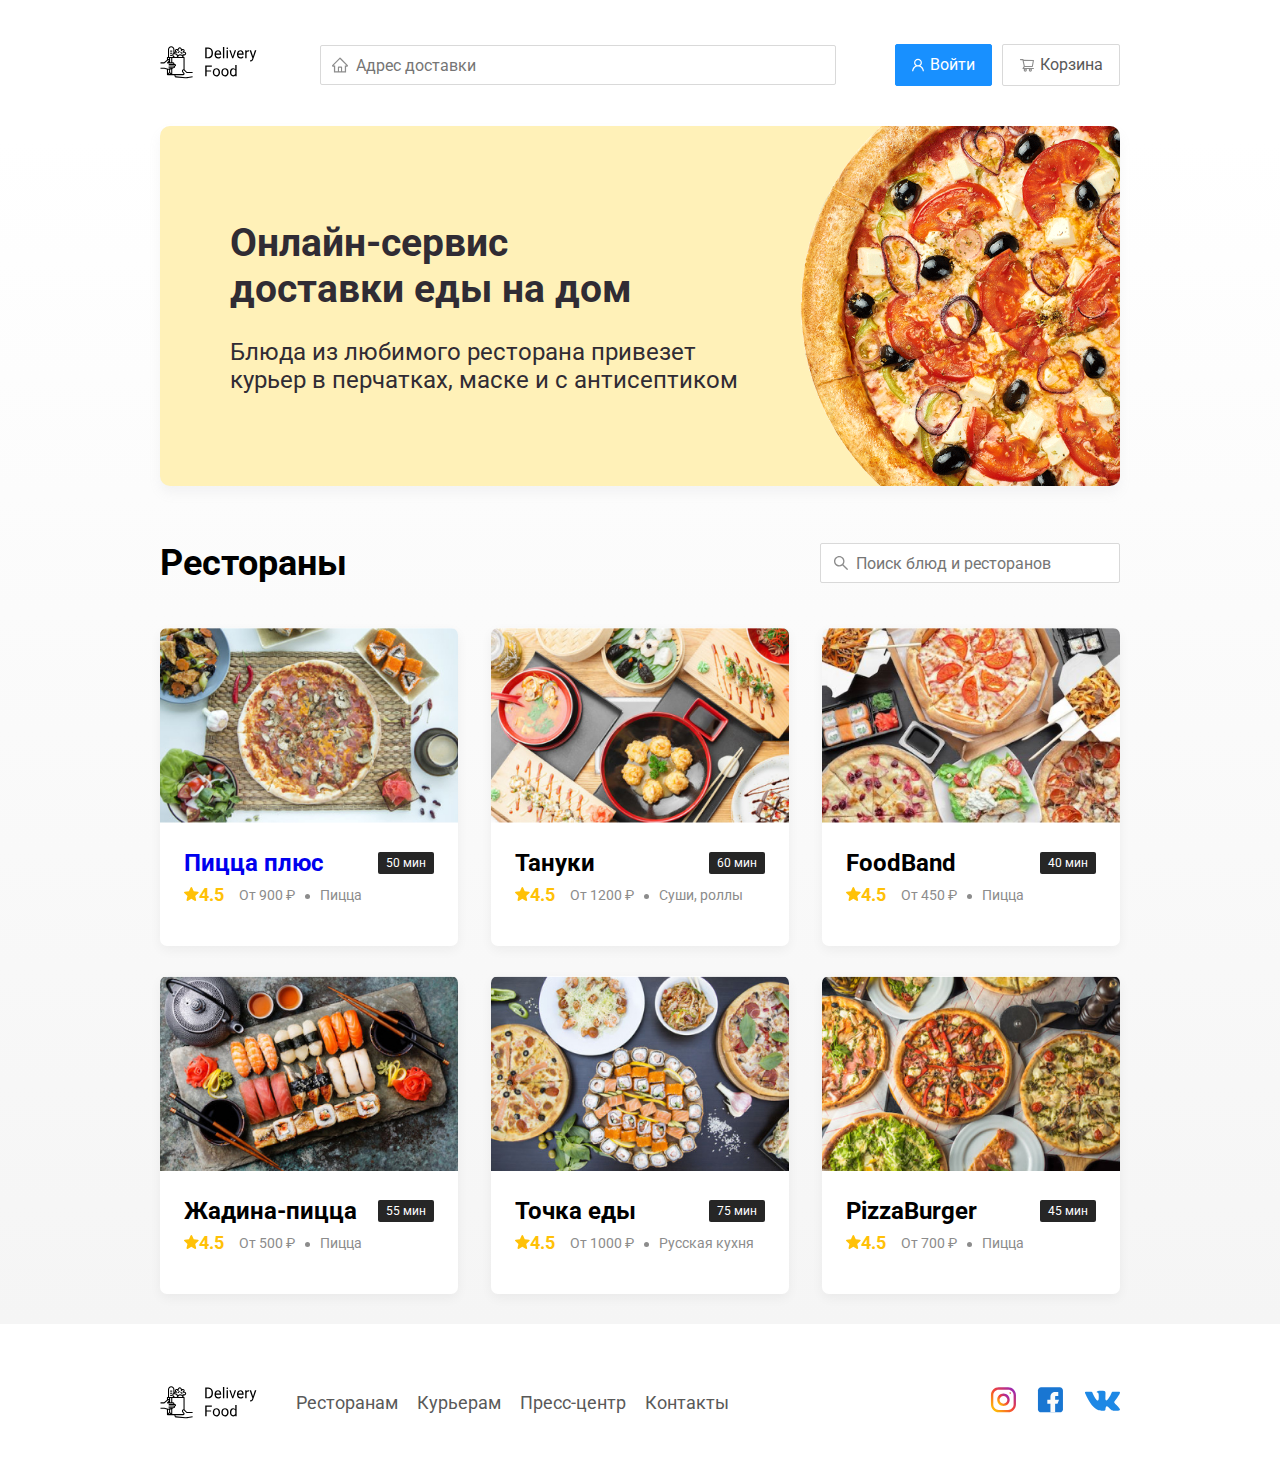
<file: index.html>
<!DOCTYPE html>
<html lang="ru">
<head>
    <meta charset="UTF-8">
    <meta name="viewport" content="width=device-width, initial-scale=1.0">
    <title>Delivery Food - доставка еды на дом</title>
    <link href="https://fonts.googleapis.com/css?family=Roboto:400,700&display=swap&subset=cyrillic-ext" rel="stylesheet">
    <link rel="stylesheet" href="css/normalize.css">
    <link rel="stylesheet" href="css/style.css">
</head>
<body>
    <div class="container">
        <header class="header">
            <a href="index.html" class="logo">
                <img src="img/logo.svg" alt="Logo" >
            </a>
            <input type="text" class="input input-address" placeholder="Адрес доставки">
            <div class="buttons">
                <button class="button button-primary">
                    <img src="img/user.svg" alt="user" class="button-icon"><span class="button-text">Войти</span>
                </button>
                <button class="button">
                    <img src="img/shopping-cart.svg" alt="shopping cart" class="button-icon"><span class="button-text">Корзина</span>
                </button>
            </div>
        </header>
    </div>
    <!-- /.container -->

<main class="main">
    <div class="container">
        <section class="promo">
            <h1 class="promo-title">Онлайн-сервис<br>доставки еды на дом</h1>
            <p class="promo-text">Блюда из любимого ресторана привезет <br>курьер в перчатках, маске и с антисептиком</p>
        </section>

        <section class="restaurants">
            <div class="section-heading">
                <h2 class="section-title">Рестораны</h2>
                <input class="input input-search" type="text" placeholder="Поиск блюд и ресторанов">
            </div>
            <div class="cards">
                <a href="restaurant.html" class="card">
                    <img src="img/image1.jpg" alt="image" class="card-image">
                    <div class="card-text">
                        <div class="card-heading">
                            <h3 class="card-title">Пицца плюс</h3>
                            <span class="card-tag tag">50 мин</span>
                        </div>
                        <div class="card-info">
                            <div class="rating">
                                <img src="img/rating.svg" alt="rating" class="rating-star">4.5
                            </div>
                            <div class="price">От 900 ₽</div>
                            <div class="category">Пицца</div>
                        </div>
                        <!-- /.card-info -->
                        </div>
                    </a>
                <!-- /.card -->

                <div class="card">
                    <img src="img/image2.jpg" alt="image" class="card-image">
                    <div class="card-text">
                        <div class="card-heading">
                            <h3 class="card-title">Тануки</h3>
                            <span class="card-tag tag">60 мин</span>
                        </div>
                        <div class="card-info">
                            <div class="rating">
                                <img src="img/rating.svg" alt="rating" class="rating-star">4.5
                            </div>
                            <div class="price">От 1200 ₽</div>
                            <div class="category">Суши, роллы</div>
                        </div>
                        <!-- /.card-info -->
                        </div>
                    </div>
                <!-- /.card -->

                <div class="card">
                    <img src="img/image3.jpg" alt="image" class="card-image">
                    <div class="card-text">
                        <div class="card-heading">
                            <h3 class="card-title">FoodBand</h3>
                            <span class="card-tag tag">40 мин</span>
                        </div>
                        <div class="card-info">
                            <div class="rating">
                                <img src="img/rating.svg" alt="rating" class="rating-star">4.5
                            </div>
                            <div class="price">От 450 ₽</div>
                            <div class="category">Пицца</div>
                        </div>
                        <!-- /.card-info -->
                        </div>
                    </div>
                <!-- /.card -->

                <div class="card">
                    <img src="img/image4.jpg" alt="image" class="card-image">
                    <div class="card-text">
                        <div class="card-heading">
                            <h3 class="card-title">Жадина-пицца</h3>
                            <span class="card-tag tag">55 мин</span>
                        </div>
                        <div class="card-info">
                            <div class="rating">
                                <img src="img/rating.svg" alt="rating" class="rating-star">4.5
                            </div>
                            <div class="price">От 500 ₽</div>
                            <div class="category">Пицца</div>
                        </div>
                        <!-- /.card-info -->
                        </div>
                    </div>
                <!-- /.card -->

                <div class="card">
                    <img src="img/image5.jpg" alt="image" class="card-image">
                    <div class="card-text">
                        <div class="card-heading">
                            <h3 class="card-title">Точка еды</h3>
                            <span class="card-tag tag">75 мин</span>
                        </div>
                        <div class="card-info">
                            <div class="rating">
                                <img src="img/rating.svg" alt="rating" class="rating-star">4.5
                            </div>
                            <div class="price">От 1000 ₽</div>
                            <div class="category">Русская кухня</div>
                        </div>
                        <!-- /.card-info -->
                        </div>
                    </div>
                <!-- /.card -->

                <div class="card">
                    <img src="img/image6.jpg" alt="image" class="card-image">
                    <div class="card-text">
                        <div class="card-heading">
                            <h3 class="card-title">PizzaBurger</h3>
                            <span class="card-tag tag">45 мин</span>
                        </div>
                        <div class="card-info">
                            <div class="rating">
                                <img src="img/rating.svg" alt="rating" class="rating-star">4.5
                            </div>
                            <div class="price">От 700 ₽</div>
                            <div class="category">Пицца</div>
                        </div>
                        <!-- /.card-info -->
                    </div>
                </div>
                <!-- /.card -->
            </div>
            <!-- /.cards -->
        </section>
    </div>
    <!-- /.container -->
</main>

<footer class="footer">
    <div class="container">
        <div class="footer-block">
            <img src="img/logo.svg" alt="logo" class="logo footer-logo">
            <nav class="footer-nav">
                <a href="#" class="footer-link">Ресторанам</a>
                <a href="#" class="footer-link">Курьерам</a>
                <a href="#" class="footer-link">Пресс-центр</a>
                <a href="#" class="footer-link">Контакты</a>
            </nav>
            <div class="social-links">
                <a href="#" class="social-link"><img src="img/instagram.svg" alt="instagram"></a>
                <a href="#" class="social-link"><img src="img/fb.svg" alt="facebook"></a>
                <a href="#" class="social-link"><img src="img/vk.svg" alt="vkontakte"></a>
            </div>
        </div>
    </div>
</footer>

</body>
</html>
</file>
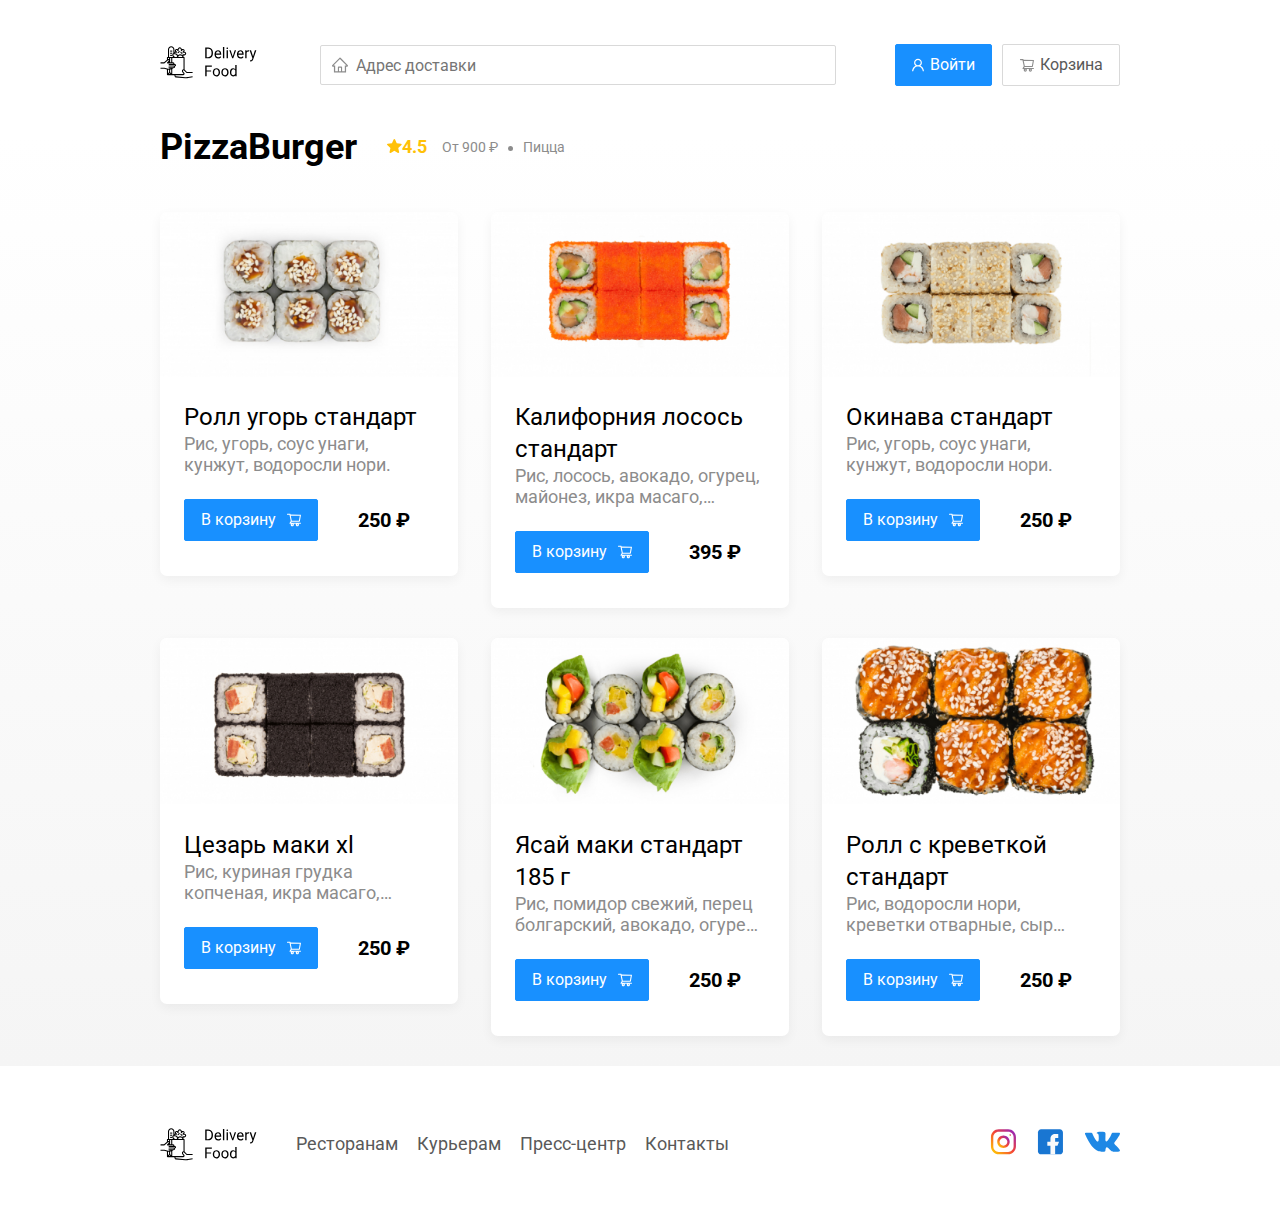
<file: restaurant.html>
<!DOCTYPE html>
<html lang="ru">
<head>
    <meta charset="UTF-8">
    <meta name="viewport" content="width=device-width, initial-scale=1.0">
    <title>PizzaBurger - доставка еды на дом</title>
    <link href="https://fonts.googleapis.com/css?family=Roboto:400,700&display=swap&subset=cyrillic-ext" rel="stylesheet">
    <link rel="stylesheet" href="css/normalize.css">
    <link rel="stylesheet" href="css/animate.css">
    <link rel="stylesheet" href="css/style.css">
</head>
<body>
    <div class="container">
        <header class="header">
            <a href="index.html" class="logo">
                <img src="img/logo.svg" alt="Logo" >
            </a>
            <input type="text" class="input input-address" placeholder="Адрес доставки">
            <div class="buttons">
                <button class="button button-primary">
                    <img src="img/user.svg" alt="user" class="button-icon"><span class="button-text">Войти</span>
                </button>
                <button class="button" id="cart-button">
                    <img src="img/shopping-cart.svg" alt="shopping cart" class="button-icon"><span class="button-text">Корзина</span>
                </button>
            </div>
        </header>
    </div>
    <!-- /.container -->

<main class="main">
    <div class="container">
        <section class="restaurants">
            <div class="section-heading">
                <h2 class="section-title">PizzaBurger</h2>
                <div class="card-info">
                    <div class="rating">
                        <img src="img/rating.svg" alt="rating" class="rating-star">4.5
                    </div>
                    <div class="price">От 900 ₽</div>
                    <div class="category">Пицца</div>
                </div>
            </div>
            <div class="cards">
                <div class="card wow fadeInUp" data-wow-delay="0.2s">
                    <img src="img/roll1.jpg" alt="roll1" class="card-image">
                    <div class="card-text">
                        <div class="card-heading">
                            <h3 class="card-title card-title-reg">Ролл угорь стандарт</h3>
                        </div>
                        <div class="card-info">
                            <div class="ingredients">Рис, угорь, соус унаги, кунжут, водоросли нори.</div>
                        </div>
                        <!-- /.card-info -->
                        <div class="card-buttons">
                            <button class="button button-primary">
                                <span class="button-card-text">В корзину</span>
                                <img 
                                src="img/shopping-cart-white.svg" 
                                alt="shopping-cart" class="button-card-image"
                                > 
                            </button>
                            <strong class="card-price-bold">250 ₽</strong>
                        </div>
                        </div>
                    </div>
                <!-- /.card -->

                <div class="card wow fadeInUp" data-wow-delay="0.4s">
                    <img src="img/roll2.jpg" alt="roll2" class="card-image">
                    <div class="card-text">
                        <div class="card-heading">
                            <h3 class="card-title card-title-reg">Калифорния лосось стандарт</h3>
                        </div>
                        <div class="card-info">
                            <div class="ingredients">Рис, лосось, авокадо, огурец, майонез, икра масаго, водоросли нори.</div>
                        </div>
                        <!-- /.card-info -->
                        <div class="card-buttons">
                            <button class="button button-primary">
                                <span class="button-card-text">В корзину</span>
                                <img 
                                src="img/shopping-cart-white.svg" 
                                alt="shopping-cart" class="button-card-image"
                                > 
                            </button>
                            <strong class="card-price-bold">395 ₽</strong>
                        </div>
                        </div>
                    </div>

                    <div class="card wow fadeInUp" data-wow-delay="0.6s">
                        <img src="img/roll3.jpg" alt="roll3" class="card-image">
                        <div class="card-text">
                            <div class="card-heading">
                                <h3 class="card-title card-title-reg">Окинава стандарт</h3>
                            </div>
                            <div class="card-info">
                                <div class="ingredients">Рис, угорь, соус унаги, кунжут, водоросли нори.</div>
                            </div>
                            <!-- /.card-info -->
                            <div class="card-buttons">
                                <button class="button button-primary">
                                    <span class="button-card-text">В корзину</span>
                                    <img 
                                    src="img/shopping-cart-white.svg" 
                                    alt="shopping-cart" class="button-card-image"
                                    > 
                                </button>
                                <strong class="card-price-bold">250 ₽</strong>
                            </div>
                            </div>
                        </div>

                        <div class="card wow fadeInUp" data-wow-delay="0.2s">
                            <img src="img/roll4.jpg" alt="roll4" class="card-image">
                            <div class="card-text">
                                <div class="card-heading">
                                    <h3 class="card-title card-title-reg">Цезарь маки хl</h3>
                                </div>
                                <div class="card-info">
                                    <div class="ingredients">Рис, куриная грудка копченая, икра масаго, томат, айсберг, соус цезарь...</div>
                                </div>
                                <!-- /.card-info -->
                                <div class="card-buttons">
                                    <button class="button button-primary">
                                        <span class="button-card-text">В корзину</span>
                                        <img 
                                        src="img/shopping-cart-white.svg" 
                                        alt="shopping-cart" class="button-card-image"
                                        > 
                                    </button>
                                    <strong class="card-price-bold">250 ₽</strong>
                                </div>
                                </div>
                            </div>

                            <div class="card wow fadeInUp" data-wow-delay="0.4s">
                                <img src="img/roll5.jpg" alt="roll5" class="card-image">
                                <div class="card-text">
                                    <div class="card-heading">
                                        <h3 class="card-title card-title-reg">Ясай маки стандарт 185 г</h3>
                                    </div>
                                    <div class="card-info">
                                        <div class="ingredients">Рис, помидор свежий, перец болгарский, авокадо, огурец, айсберг</div>
                                    </div>
                                    <!-- /.card-info -->
                                    <div class="card-buttons">
                                        <button class="button button-primary">
                                            <span class="button-card-text">В корзину</span>
                                            <img 
                                            src="img/shopping-cart-white.svg" 
                                            alt="shopping-cart" class="button-card-image"
                                            > 
                                        </button>
                                        <strong class="card-price-bold">250 ₽</strong>
                                    </div>
                                    </div>
                                </div>

                                <div class="card wow fadeInUp" data-wow-delay="0.6s">
                                    <img src="img/roll6.jpg" alt="roll6" class="card-image">
                                    <div class="card-text">
                                        <div class="card-heading">
                                            <h3 class="card-title card-title-reg">Ролл с креветкой стандарт</h3>
                                        </div>
                                        <div class="card-info">
                                            <div class="ingredients">Рис, водоросли нори, креветки отварные, сыр сливочный, огурцы</div>
                                        </div>
                                        <!-- /.card-info -->
                                        <div class="card-buttons">
                                            <button class="button button-primary">
                                                <span class="button-card-text">В корзину</span>
                                                <img 
                                                src="img/shopping-cart-white.svg" 
                                                alt="shopping-cart" class="button-card-image"
                                                > 
                                            </button>
                                            <strong class="card-price-bold">250 ₽</strong>
                                        </div>
                                        </div>
                                    </div>
            </div>
            <!-- /.cards -->
        </section>
    </div>
    <!-- /.container -->
</main>

<footer class="footer">
    <div class="container">
        <div class="footer-block">
            <img src="img/logo.svg" alt="logo" class="logo footer-logo">
            <nav class="footer-nav">
                <a href="#" class="footer-link">Ресторанам</a>
                <a href="#" class="footer-link">Курьерам</a>
                <a href="#" class="footer-link">Пресс-центр</a>
                <a href="#" class="footer-link">Контакты</a>
            </nav>
            <div class="social-links">
                <a href="#" class="social-link"><img src="img/instagram.svg" alt="instagram"></a>
                <a href="#" class="social-link"><img src="img/fb.svg" alt="facebook"></a>
                <a href="#" class="social-link"><img src="img/vk.svg" alt="vkontakte"></a>
            </div>
        </div>
    </div>
</footer>

<div class="modal">
    <div class="modal-dialog">
        <div class="modal-header">
            <h3 class="modal-title">Корзина</h3>
            <button class="close">&times;</button>
        </div>
        <div class="modal-body">
            <div class="food-row">
                <span class="food-name">Ролл угорь стандарт</span>
                <strong class="food-price">250 ₽</strong>
                <div class="food-counter">
                    <button class="counter-button">-</button>
                    <span class="counter">1</span>
                    <button class="counter-button">+</button>
                </div>
            </div>
            <!-- /.foods-row -->
            <div class="food-row">
                <span class="food-name">Ролл угорь стандарт</span>
                <strong class="food-price">250 ₽</strong>
                <div class="food-counter">
                    <button class="counter-button">-</button>
                    <span class="counter">1</span>
                    <button class="counter-button">+</button>
                </div>
            </div>
            <!-- /.foods-row -->
            <div class="food-row">
                <span class="food-name">Ролл угорь стандарт</span>
                <strong class="food-price">250 ₽</strong>
                <div class="food-counter">
                    <button class="counter-button">-</button>
                    <span class="counter">1</span>
                    <button class="counter-button">+</button>
                </div>
            </div>
            <!-- /.foods-row -->
            <div class="food-row">
                <span class="food-name">Ролл угорь стандарт</span>
                <strong class="food-price">250 ₽</strong>
                <div class="food-counter">
                    <button class="counter-button">-</button>
                    <span class="counter">1</span>
                    <button class="counter-button">+</button>
                </div>
            </div>
            <!-- /.foods-row -->
            <div class="food-row">
                <span class="food-name">Ролл угорь стандарт</span>
                <strong class="food-price">250 ₽</strong>
                <div class="food-counter">
                    <button class="counter-button">-</button>
                    <span class="counter">1</span>
                    <button class="counter-button">+</button>
                </div>
            </div>
            <!-- /.foods-row -->
        </div>
        <div class="modal-footer">
            <span class="modal-pricetag">1250 ₽</span> 
            <!-- /.pricetag -->
            <div class="footer-buttons">
                <button class="button button-primary">Оформить заказ</button> 
                <!-- /.button -->
                <button class="button">Отмена</button> 
                <!-- /.button -->
            </div>
            <!-- /.footer-buttons -->
        </div>
        <!-- /.modal-footer -->
    </div>
</div>
<script src="js/wow.min.js"></script>
<script src="js/main.js"></script>
</body>
</html>
</file>
<file: css/style.css>
* {
    box-sizing: border-box;
}
body {
    font-family: 'Roboto', sans-serif;
    padding-top: 44px;
}
.container {
    max-width: 1200px;
    margin: auto;
}
.header {
    display: flex;
    align-items: center;
    justify-content: space-between;
    margin-bottom: 40px;
}
.main {
    background: linear-gradient(180deg, rgba(245, 245, 245, 0) 1.04%, #F5F5F5 100%);
}
.input {
    height: 40px;
    background: #FFFFFF;
    border: 1px solid #D9D9D9;
    border-radius: 2px;
    font-size: 16px;
    line-height: 24px;
    padding: 8px;
    padding-left: 35px;
    background-repeat: no-repeat;
    background-position: left 11px center;
}
.input-address {
    flex: 0.8;
    background-image: url(../img/home.svg);
}
.input-search {
    background-image: url(../img/search.svg);
    width: 300px;
    margin-left: auto;
}
.buttons {
    display: flex;
    align-items: center;
}
.button {
    display: flex;
    align-items: center;
    padding: 8px 16px;
    background: #FFFFFF;
    border: 1px solid #D9D9D9;
    box-sizing: border-box;
    box-shadow: 0px 0px 2px rgba(0, 0, 0, 0.0015);
    border-radius: 2px;
    color: #595959;
    font-size: 16px;
    line-height: 24px;
}
.button-primary {
    background: #1890FF;
    border: 1px solid #1890FF;
    color: #fff;
    margin-right: 10px;
}
.button-card-text {
    margin-right: 10px;
}
.button-icon {
    margin-right: 6px;
}
.promo {
    box-shadow: 0px 7px 12px rgba(158, 158, 163, 0.1);
    background: #FFF1B8 url(../img/promo-image.png) no-repeat top -100px right -247px/ 924px;
    border-radius: 10px;
    padding: 68px 70px;
    margin-bottom: 56px;
}
.promo-title {
    font-style: normal;
    font-weight: bold;
    font-size: 39px;
    line-height: 46px;
    color: #302C34;
}
.promo-text {
    max-width: 538px;
    font-style: normal;
    font-weight: normal;
    font-size: 24px;
    line-height: 28px;
    color: #302C34;
}
.section-heading {
    display: flex;
    align-items: center;
    margin-bottom: 44px;
}
.section-title {
    font-style: normal;
    font-weight: bold;
    font-size: 36px;
    line-height: 42px;
    color: #000000;
    margin: 0;
    margin-right: 30px;
}
.cards {
    display: flex;
    align-items: flex-start;
    flex-wrap: wrap;
    justify-content: space-between;
}
.card {
    background: #FFFFFF;
    box-shadow: 0px 4px 12px rgba(0, 0, 0, 0.05);
    border-radius: 7px;
    overflow: hidden;
    margin-bottom: 30px;
    flex-basis: 31%;
    text-decoration: none;
}
.card-image {
    width: 100%;
    object-fit: cover; 
}
.card-text {
    padding-top: 20px;
    padding-bottom: 35px;
    padding-left: 24px;
    padding-right: 24px;
}
.card-heading {
    display: flex;
    align-items: center;
    justify-content: space-between;
}
.card-title {
    margin: 0;
    font-style: normal;
    font-weight: bold;
    font-size: 24px;
    line-height: 32px;
}
.card-title-reg {
    font-weight: 400;
}
.card-tag {
    font-style: normal;
    font-weight: normal;
    font-size: 12px;
    line-height: 20px;
    color: #fff;
    background: #262626;
    border-radius: 2px;
    padding: 1px 8px;
}
.card-info {
    display: flex;
    align-items: center;
    flex-wrap: wrap;
}
.card-buttons {
    display: flex;
    align-items: center;
    margin-top: 24px;
}
.card-price-bold {
    font-weight: bold;
    font-size: 20px;
    line-height: 32px;
    margin-left: 30px;
}
.rating {
    margin-right: 26px;
    color: #FFC107;
    font-weight: bold;
    font-size: 18px;
    line-height: 32px;
}
.price, 
.category {
    color: #8C8C8C;
    font-size: 18px;
    line-height: 32px;
}
.category {
    text-overflow: ellipsis;
    white-space: nowrap;
    max-width: 150px;
    overflow: hidden;
}
.ingredients {
    display: -webkit-box;
    -webkit-line-clamp: 2;
    -webkit-box-orient: vertical;
    color: rgb(140, 140, 140);
    font-size: 18px;
    line-height: 21px;
    overflow: hidden;
}
.price {
    margin-right: 10px;
}
.price:after {
    content: "";
    width: 5px;
    height: 5px;
    background-color: #8C8C8C;
    display: inline-block;
    vertical-align: middle;
    border-radius: 50%;
    margin-left: 10px;
}
.footer {
    padding: 60px 0;
}
.footer-block {
    display: flex;
    align-items: center;
    justify-content: space-between;
}
.footer-nav {
    margin-left: 35px;
    margin-right: auto;
}
.footer-link {
    display: inline-block;
    color: #595959;
    font-style: normal;
    font-weight: normal;
    font-size: 18px;
    line-height: 21px;
    text-decoration: none;
}
.footer-link:not(:last-child) {
    margin-right: 15px;
}
.social-links {
    display: flex;
    align-items: center;
}
.social-link:not(:last-child) {
    margin-right: 21px;
}

.modal {
    position: fixed;
    left: 0;
    top: 0;
    width: 100%;
    height: 100%;
    background: rgba(0, 0, 0, 0.4);
    display: none;
}
.is-open {
    display: flex;
}
.modal-dialog {
    max-width: 780px;
    width: 95%;
    background: #FFFFFF;
    border-radius: 5px;
    margin: auto;
    padding: 40px 45px;
}
.modal-header {
    display: flex;
    align-items: center;
    justify-content: space-between;
}
.modal-title {
    margin: 0;
    font-weight: bold;
    font-size: 36px;
    line-height: 42px;
}
.close {
    font-size: 36px;
    border: none;
    background-color: transparent;
}
.modal-body {
    margin-bottom: 52px;
}
.food-row {
    display: flex;
    align-items: flex-start;
    justify-content: space-between;
    padding-bottom: 8px;
    border-bottom: 1px solid #D9D9D9;
    margin-bottom: 15px;
}
.food-name {
    font-weight: normal;
    font-size: 18px;
    line-height: 32px;
}
.food-price {
    margin-left: auto;
    margin-right: 47px;
    font-weight: bold;
    font-size: 20px;
    line-height: 32px;
}
.food-counter {
    display: flex;
    align-items: center;
}
.counter {
    font-size: 16px;
    line-height: 24px;
    margin-left: 10px;
    margin-right: 10px;
}
.counter-button {
    display: flex;
    align-items: center;
    justify-content: center;
    width: 39px;
    height: 32px;
    background: #FFFFFF;
    border: 1px solid #40A9FF;
    box-sizing: border-box;
    border-radius: 2px;
    font-weight: normal;
    font-size: 14px;
    line-height: 22px;
    color: #40A9FF;
}
.modal-footer {
    display: flex;
    align-items: center;
    justify-content: space-between;
}
.footer-buttons {
    display: flex;
    align-items: center;
}
.modal-pricetag {
    background: #262626;    
    border-radius: 5px;
    color: #fff;
    padding: 15px 20px;
    font-size: 20px;
    line-height: 23px;
}


@media (max-width: 1366px) {
    .container {
        max-width: 960px;
    }
    .promo {
        background-position: center right -300px;
        background-size: 750px;
    }
    .rating {
        margin-right: 15px;
    }
    .category, .price {
        font-size: 14px;
    }
}
@media (max-width: 992px) {
    .container {
        max-width: 750px;
    }
    .promo {
        padding: 50px;
        background-size: 500px;
        background-position: center right -200px;
    }
    .promo-text {
        font-size: 16px;
        max-width: 400px;
    }
    .card {
        flex-basis: 49%;
    }
    .footer-link {
        font-size: 16px;
    }
}
@media (max-width: 768px) {
    .container {
        max-width: 560px;
    }
    .card-info {
        flex-wrap: wrap;
    }
    .card .rating {
        flex-basis: 100%;
    }
    .card-title {
        font-size: 18px;
    }
    .promo {
        background-size: 400px;
        background-position: bottom 50px right -200px;
    }
    .promo-title {
        font-size: 24px;
        line-height: 1.4;
    }
    .promo-text {
        margin-top: 0;
    }
}
@media (max-width: 578px) {
    .container {
        width: 90%;
    }
    .header {
        flex-wrap: wrap;
    }
    .input-address {
        order: 5;
        margin-top: 15px;
        flex: 1;
    }
    .promo {
        background-image: none;
    }
    .promo-title {
        margin-bottom: 10px;
    }
    .section-title {
        font-size: 20px;
    }
    .card {
        flex-basis: 100%;
    }
    .card-image {
        width: 100%;
    }
    .footer {
        padding: 30px 0;
    }
    .footer-block {
        align-items: flex-start;
    }
    .footer-nav {
        margin-left: 0;
        margin-right: 0;
        order: 0;
        display: flex;
        flex-direction: column;
    }
    .footer-logo {
        margin-right: 15px;
        order: 1;
    }
    .social-links {
        order: 2;
    }
}
@media (max-width: 480px) {
    .button-text {
        display: none;
    }
    .button-icon {
        margin: 0;
    }
    .button {
        min-height: 40px;
    }
    .promo {
        padding: 20px;
    }
    .section-heading {
        flex-wrap: wrap;
    }
    .footer-block {
        flex-wrap: wrap;
        flex-direction: column;
        align-items: center;
    }
    .footer-logo {
        order: 0;
        margin-bottom: 20px;
    }
    .footer-nav {
        margin-bottom: 20px;
        text-align: center;
    }
    .footer-link:not(:last-child) {
        margin-right: 0;
    }
}
</file>
